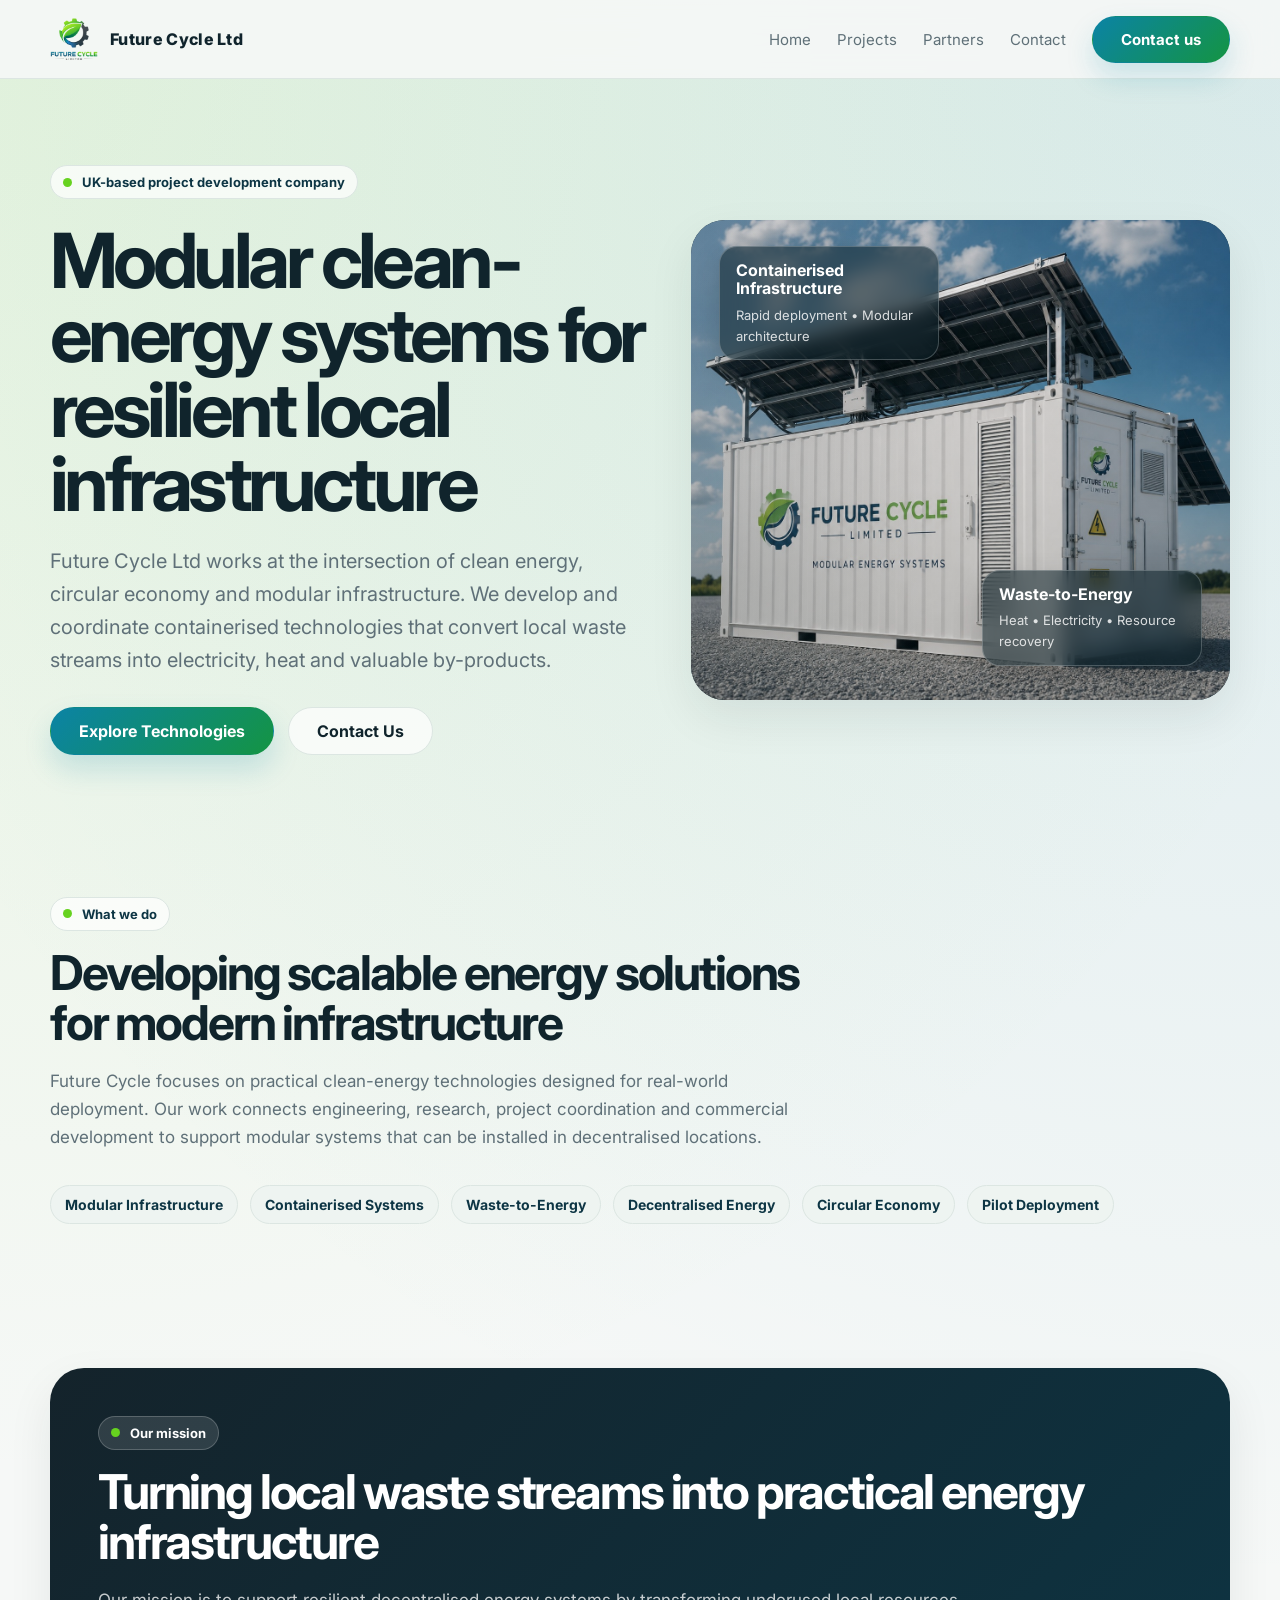
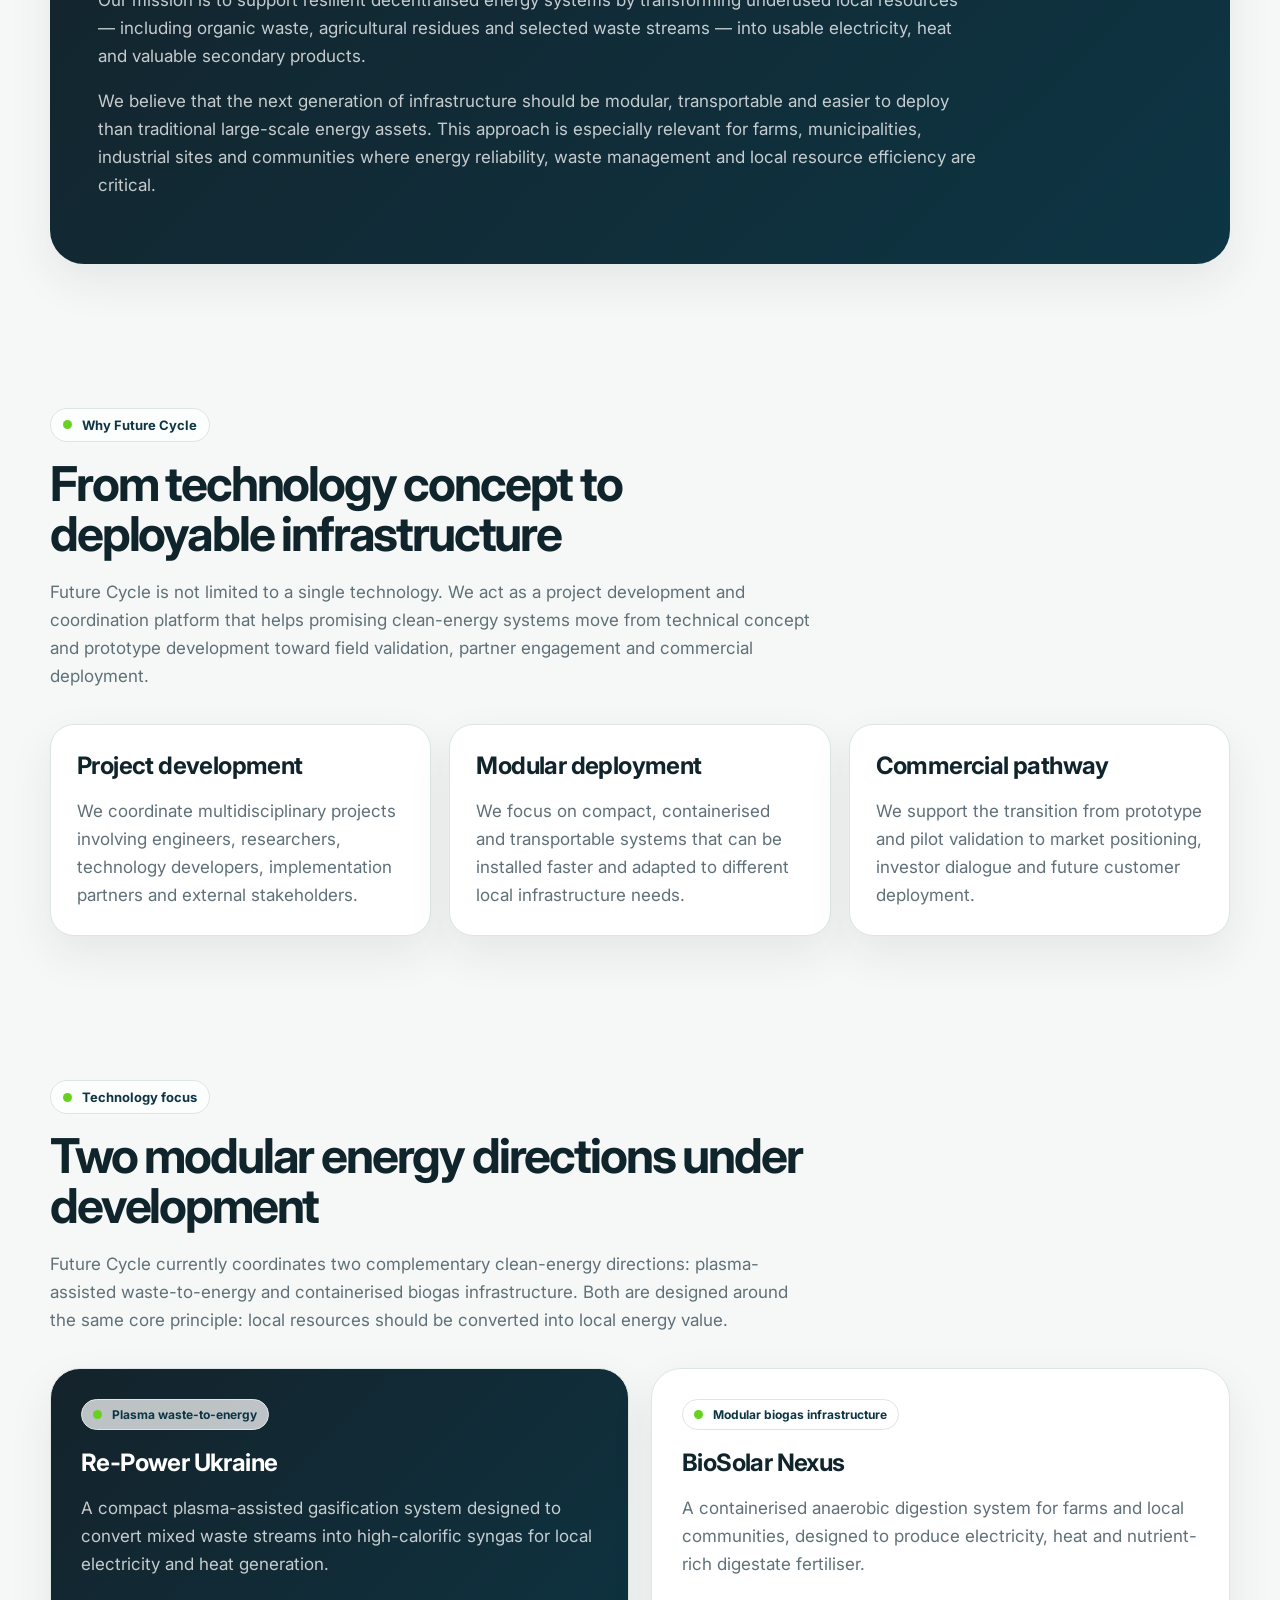
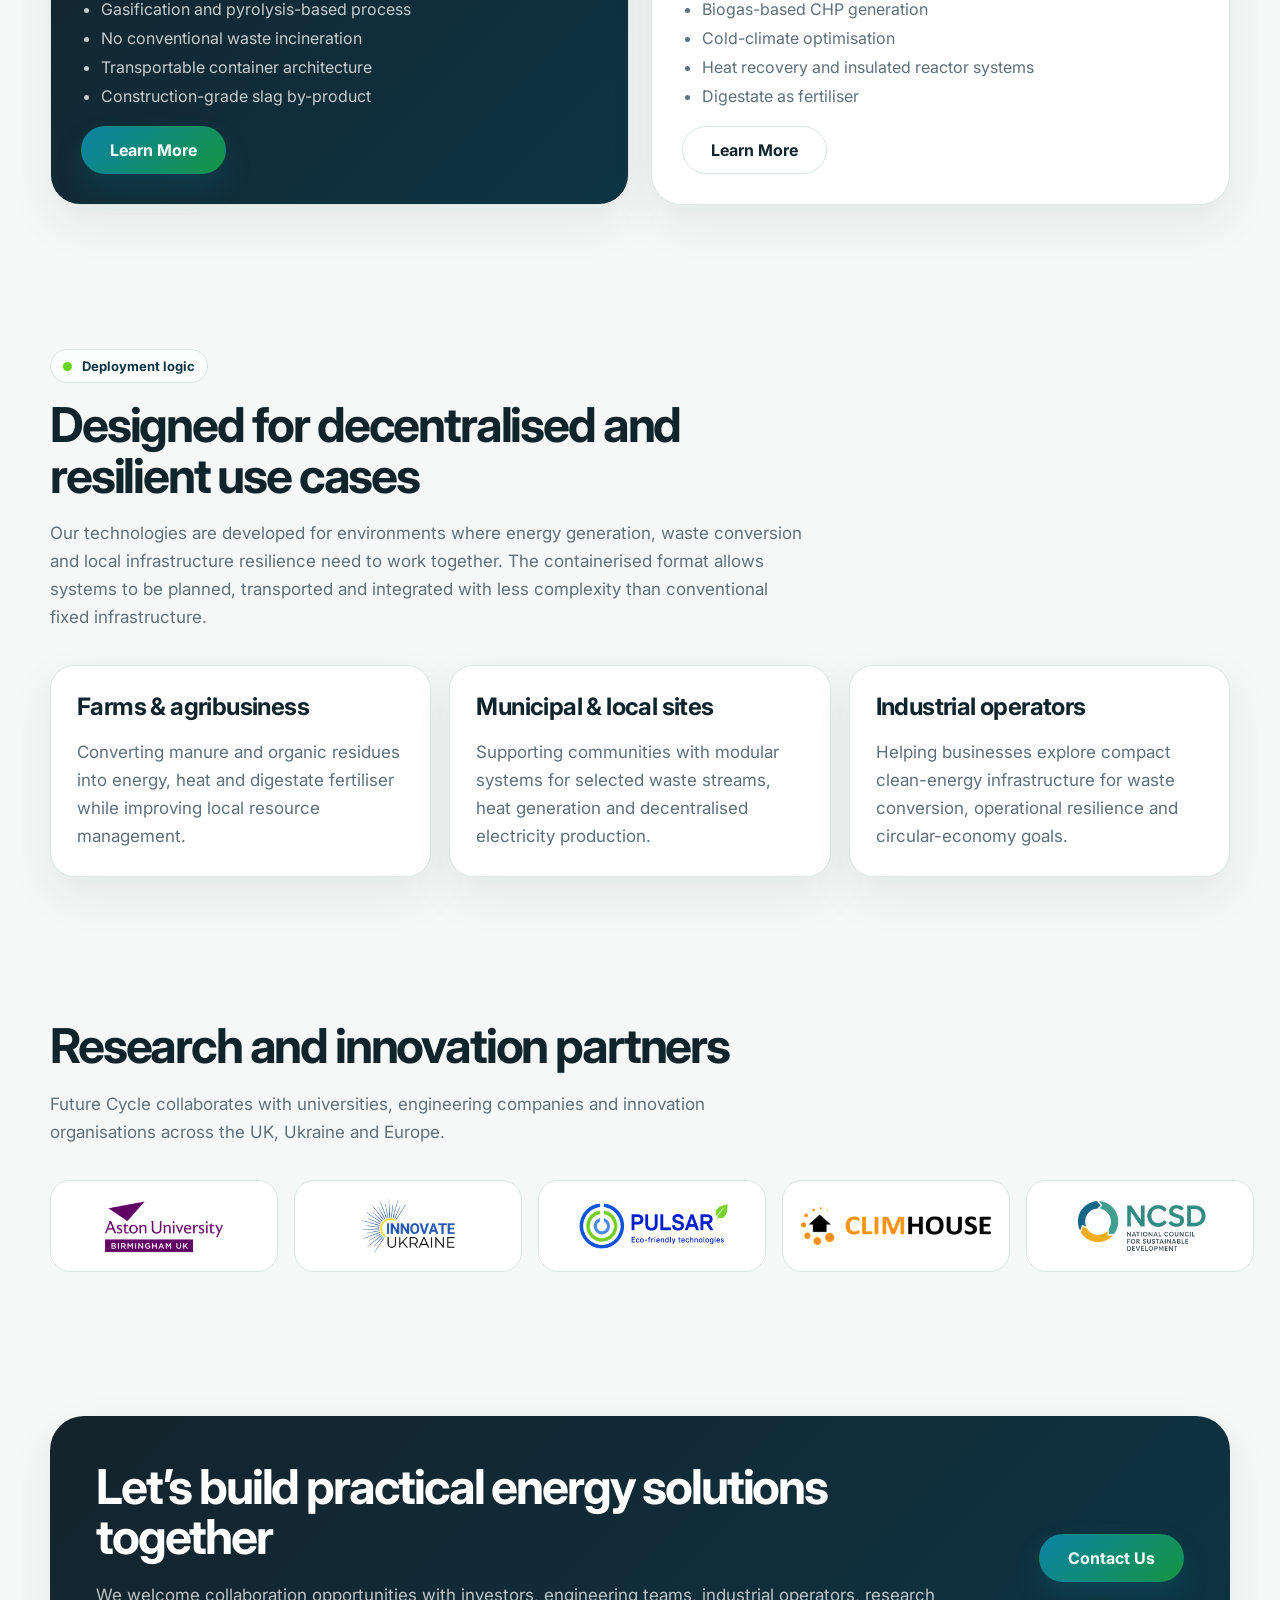
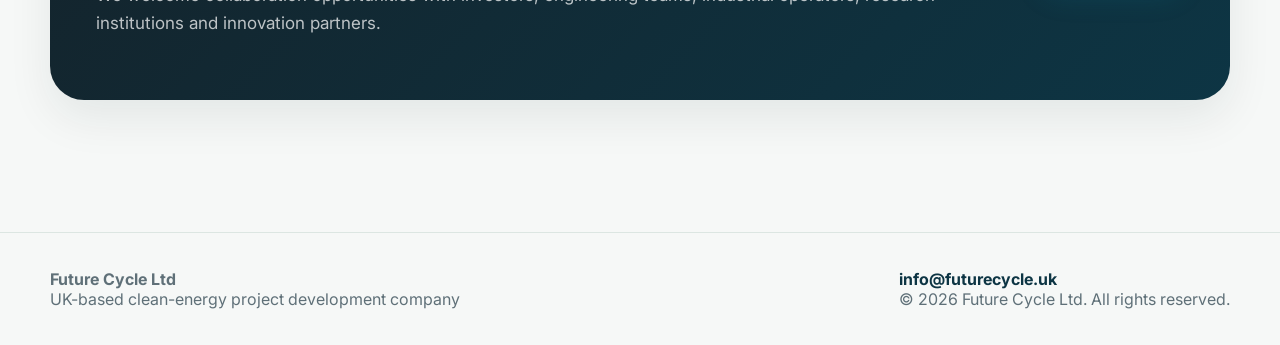
<file: index.html>
<!DOCTYPE html>
<html lang="en">
<head>
  <meta charset="UTF-8">
  <meta name="viewport" content="width=device-width, initial-scale=1.0">
  <title>Future Cycle Ltd | Modular clean-energy systems</title>
  <meta name="description" content="Future Cycle Ltd develops modular clean-energy systems for resilient local infrastructure.">
  <link rel="preconnect" href="https://fonts.googleapis.com">
  <link rel="preconnect" href="https://fonts.gstatic.com" crossorigin>
  <link href="https://fonts.googleapis.com/css2?family=Inter:wght@400;600;700;800&display=swap" rel="stylesheet">
  <link rel="stylesheet" href="style.css">
</head>

<body>
  <header class="header">
    <div class="container nav">
      <a class="brand" href="index.html">
        <img src="assets/future-cycle-logo.png" alt="Future Cycle Ltd logo">
        <span>Future Cycle Ltd</span>
      </a>

      <nav class="nav-links">
        <a href="index.html">Home</a>
        <a href="projects.html">Projects</a>
        <a href="partners.html">Partners</a>
        <a href="contact.html">Contact</a>
        <a class="btn btn-primary" href="mailto:info@futurecycle.uk">Contact us</a>
      </nav>
    </div>
  </header>

  <main>
    <section class="hero">
      <div class="container hero-grid">
        <div>
          <span class="kicker">UK-based project development company</span>

          <h1>Modular clean-energy systems for resilient local infrastructure</h1>

          <p class="lead">
            Future Cycle Ltd works at the intersection of clean energy, circular economy and modular infrastructure.
            We develop and coordinate containerised technologies that convert local waste streams into electricity,
            heat and valuable by-products.
          </p>

          <div class="hero-actions">
            <a class="btn btn-primary" href="projects.html">Explore Technologies</a>
            <a class="btn btn-secondary" href="contact.html">Contact Us</a>
          </div>
        </div>

        <div class="hero-card">
          <img class="hero-render" src="assets/container-render.jpg" alt="Modular Future Cycle energy container">

          <div class="floating-card top-card">
            <strong>Containerised Infrastructure</strong>
            <span>Rapid deployment • Modular architecture</span>
          </div>

          <div class="floating-card bottom-card">
            <strong>Waste-to-Energy</strong>
            <span>Heat • Electricity • Resource recovery</span>
          </div>
        </div>
      </div>
    </section>

    <section class="section">
      <div class="container">
        <div class="section-head">
          <span class="kicker">What we do</span>
          <p></p>
          <h2>Developing scalable energy solutions for modern infrastructure</h2>
          <p>
            Future Cycle focuses on practical clean-energy technologies designed for real-world deployment.
            Our work connects engineering, research, project coordination and commercial development to support
            modular systems that can be installed in decentralised locations.
          </p>
        </div>

        <div class="tag-grid">
          <span class="tag">Modular Infrastructure</span>
          <span class="tag">Containerised Systems</span>
          <span class="tag">Waste-to-Energy</span>
          <span class="tag">Decentralised Energy</span>
          <span class="tag">Circular Economy</span>
          <span class="tag">Pilot Deployment</span>
        </div>
      </div>
    </section>

    <section class="section">
      <div class="container mission-block">
        <span class="kicker">Our mission</span>
        <p></p>
        <h2>Turning local waste streams into practical energy infrastructure</h2>
        <p>
          Our mission is to support resilient decentralised energy systems by transforming underused local
          resources — including organic waste, agricultural residues and selected waste streams — into usable
          electricity, heat and valuable secondary products.
        </p>
        <p>
          We believe that the next generation of infrastructure should be modular, transportable and easier to
          deploy than traditional large-scale energy assets. This approach is especially relevant for farms,
          municipalities, industrial sites and communities where energy reliability, waste management and local
          resource efficiency are critical.
        </p>
      </div>
    </section>

    <section class="section">
      <div class="container">
        <div class="section-head">
          <span class="kicker">Why Future Cycle</span>
          <p></p>
          <h2>From technology concept to deployable infrastructure</h2>
          <p>
            Future Cycle is not limited to a single technology. We act as a project development and coordination
            platform that helps promising clean-energy systems move from technical concept and prototype development
            toward field validation, partner engagement and commercial deployment.
          </p>
        </div>

        <div class="card-grid">
          <div class="card">
            <h3>Project development</h3>
            <p>
              We coordinate multidisciplinary projects involving engineers, researchers, technology developers,
              implementation partners and external stakeholders.
            </p>
          </div>

          <div class="card">
            <h3>Modular deployment</h3>
            <p>
              We focus on compact, containerised and transportable systems that can be installed faster and adapted
              to different local infrastructure needs.
            </p>
          </div>

          <div class="card">
            <h3>Commercial pathway</h3>
            <p>
              We support the transition from prototype and pilot validation to market positioning, investor dialogue
              and future customer deployment.
            </p>
          </div>
        </div>
      </div>
    </section>

    <section class="section">
      <div class="container">
        <div class="section-head">
          <span class="kicker">Technology focus</span>
          <p></p>
          <h2>Two modular energy directions under development</h2>
          <p>
            Future Cycle currently coordinates two complementary clean-energy directions: plasma-assisted
            waste-to-energy and containerised biogas infrastructure. Both are designed around the same core principle:
            local resources should be converted into local energy value.
          </p>
        </div>

        <div class="project-grid">
          <article class="project-card dark">
            <span class="kicker">Plasma waste-to-energy</span>
            <h3>Re-Power Ukraine</h3>
            <p>
              A compact plasma-assisted gasification system designed to convert mixed waste streams into
              high-calorific syngas for local electricity and heat generation.
            </p>
            <ul>
              <li>Gasification and pyrolysis-based process</li>
              <li>No conventional waste incineration</li>
              <li>Transportable container architecture</li>
              <li>Construction-grade slag by-product</li>
            </ul>
            <a class="btn btn-primary" href="projects.html#plasma">Learn More</a>
          </article>

          <article class="project-card">
            <span class="kicker">Modular biogas infrastructure</span>
            <h3>BioSolar Nexus</h3>
            <p>
              A containerised anaerobic digestion system for farms and local communities, designed to produce
              electricity, heat and nutrient-rich digestate fertiliser.
            </p>
            <ul>
              <li>Biogas-based CHP generation</li>
              <li>Cold-climate optimisation</li>
              <li>Heat recovery and insulated reactor systems</li>
              <li>Digestate as fertiliser</li>
            </ul>
            <a class="btn btn-secondary" href="projects.html#biosolar">Learn More</a>
          </article>
        </div>
      </div>
    </section>

    <section class="section">
      <div class="container">
        <div class="section-head">
          <span class="kicker">Deployment logic</span>
          <p></p>
          <h2>Designed for decentralised and resilient use cases</h2>
          <p>
            Our technologies are developed for environments where energy generation, waste conversion and local
            infrastructure resilience need to work together. The containerised format allows systems to be planned,
            transported and integrated with less complexity than conventional fixed infrastructure.
          </p>
        </div>

        <div class="card-grid">
          <div class="card">
            <h3>Farms & agribusiness</h3>
            <p>
              Converting manure and organic residues into energy, heat and digestate fertiliser while improving
              local resource management.
            </p>
          </div>

          <div class="card">
            <h3>Municipal & local sites</h3>
            <p>
              Supporting communities with modular systems for selected waste streams, heat generation and
              decentralised electricity production.
            </p>
          </div>

          <div class="card">
            <h3>Industrial operators</h3>
            <p>
              Helping businesses explore compact clean-energy infrastructure for waste conversion, operational
              resilience and circular-economy goals.
            </p>
          </div>
        </div>
      </div>
    </section>

    <section class="section">
      <div class="container">
        <div class="section-head">
          <h2>Research and innovation partners</h2>
          <p>
            Future Cycle collaborates with universities, engineering companies and innovation organisations across
            the UK, Ukraine and Europe.
          </p>
        </div>

        <div class="logo-grid">
          <div class="logo-box">
            <img src="assets/aston.png" alt="Aston University">
          </div>

          <div class="logo-box">
            <img src="assets/innovateukraine.png" alt="Innovate Ukraine">
          </div>

          <div class="logo-box">
            <img src="assets/pulsar.png" alt="Pulsar">
          </div>

          <div class="logo-box">
            <img src="assets/climhouse.png" alt="Climhouse">
          </div>

          <div class="logo-box">
            <img src="assets/ncsd.png" alt="NCSD">
          </div>
        </div>
      </div>
    </section>

    <section class="section">
      <div class="container cta">
        <div>
          <h2>Let’s build practical energy solutions together</h2>
          <p>
            We welcome collaboration opportunities with investors, engineering teams, industrial operators,
            research institutions and innovation partners.
          </p>
        </div>

        <a class="btn btn-primary" href="mailto:info@futurecycle.uk">Contact Us</a>
      </div>
    </section>
  </main>

  <footer class="footer">
    <div class="container footer-inner">
      <div>
        <strong>Future Cycle Ltd</strong><br>
        UK-based clean-energy project development company
      </div>

      <div>
        <a href="mailto:info@futurecycle.uk">info@futurecycle.uk</a><br>
        <span>© 2026 Future Cycle Ltd. All rights reserved.</span>
      </div>
    </div>
  </footer>
</body>
</html>
</file>
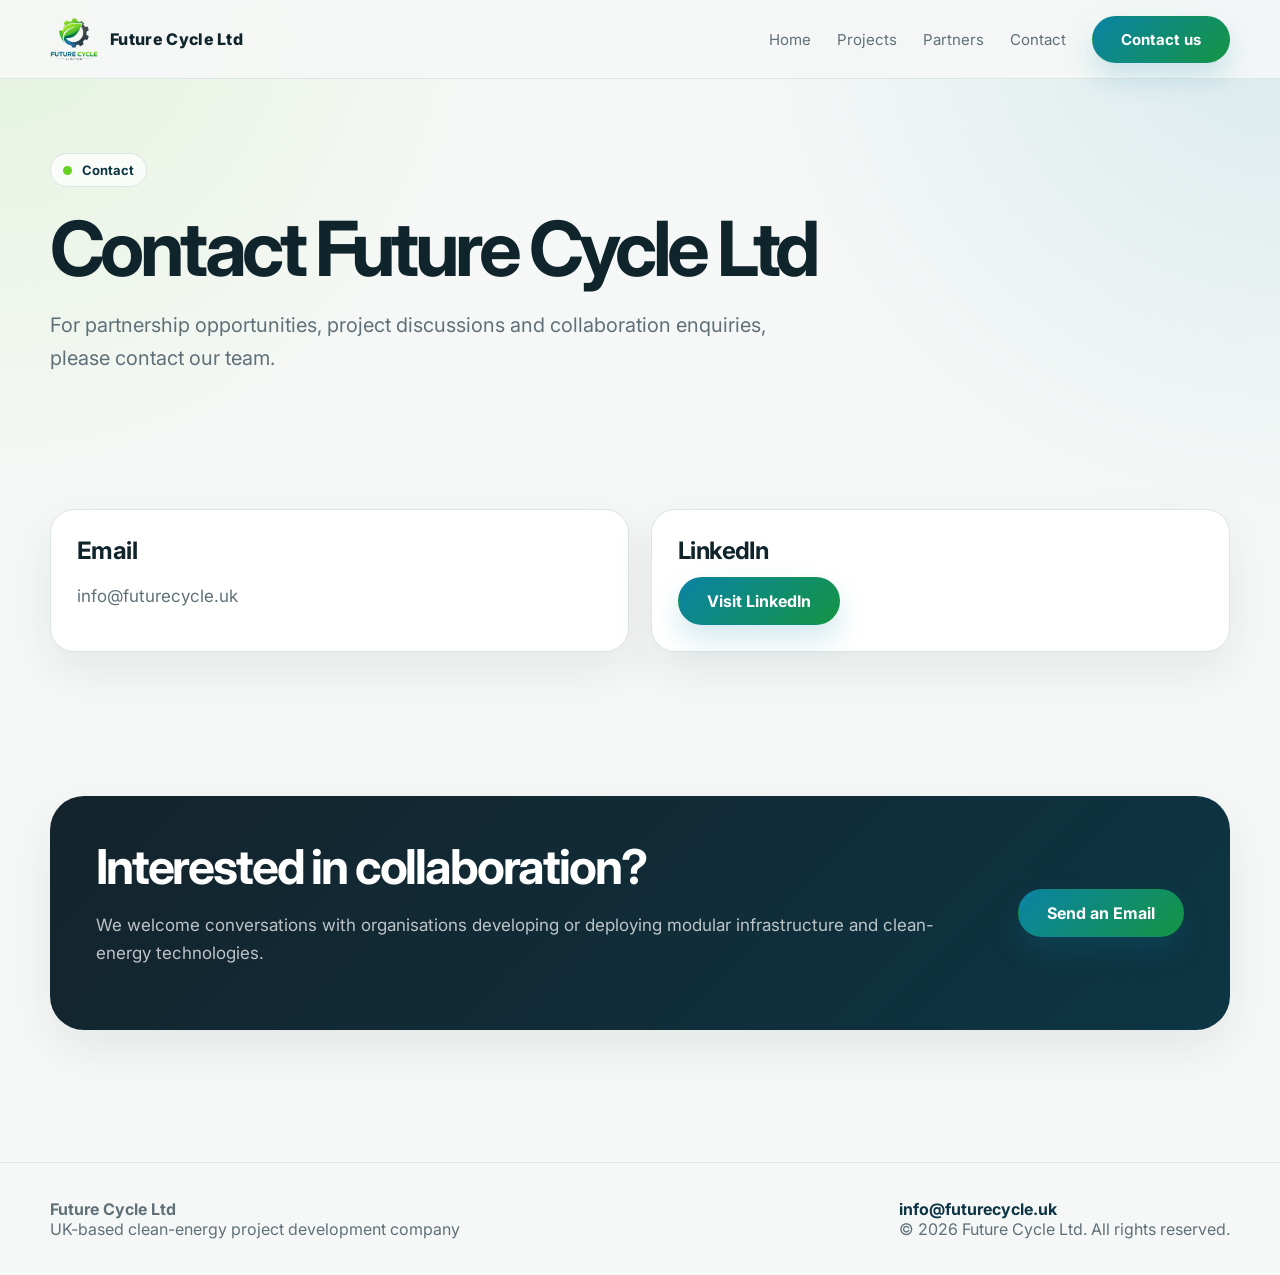
<file: contact.html>
<!DOCTYPE html>
<html lang="en">
<head>
  <meta charset="UTF-8">
  <meta name="viewport" content="width=device-width, initial-scale=1.0">
  <title>Contact | Future Cycle Ltd</title>
  <meta name="description" content="Contact Future Cycle Ltd for partnerships and collaboration.">
  <link rel="preconnect" href="https://fonts.googleapis.com">
  <link rel="preconnect" href="https://fonts.gstatic.com" crossorigin>
  <link href="https://fonts.googleapis.com/css2?family=Inter:wght@400;600;700;800&display=swap" rel="stylesheet">
  <link rel="stylesheet" href="style.css">
</head>
<body>
<header class="header">
  <div class="container nav">
    <a class="brand" href="index.html">
      <img src="assets/future-cycle-logo.png" alt="Future Cycle Ltd logo">
      <span>Future Cycle Ltd</span>
    </a>
    <nav class="nav-links">
      <a href="index.html">Home</a>
      <a href="projects.html">Projects</a>
      <a href="partners.html">Partners</a>
      <a href="contact.html">Contact</a>
      <a class="btn btn-primary" href="mailto:info@futurecycle.uk">Contact us</a>
    </nav>
  </div>
</header>
<main>
  <section class="page-hero">
    <div class="container">
      <span class="kicker">Contact</span>
      <h1>Contact Future Cycle Ltd</h1>
      <p class="lead">For partnership opportunities, project discussions and collaboration enquiries, please contact our team.</p>
    </div>
  </section>

  <section class="section">
    <div class="container project-grid">
      <div class="card">
        <h3>Email</h3>
        <p><a href="mailto:info@futurecycle.uk">info@futurecycle.uk</a></p>
      </div>
      <div class="card">
  <h3>LinkedIn</h3>
  <a
    class="btn btn-primary"
    href="https://www.linkedin.com/company/future-cycle-limited/"
    target="_blank"
  >
    Visit LinkedIn
  </a>
</div>
    </div>
  </section>

  <section class="section">
    <div class="container cta">
      <div>
        <h2>Interested in collaboration?</h2>
        <p>We welcome conversations with organisations developing or deploying modular infrastructure and clean-energy technologies.</p>
      </div>
      <a class="btn btn-primary" href="mailto:info@futurecycle.uk">Send an Email</a>
    </div>
  </section>
</main>
<footer class="footer">
  <div class="container footer-inner">
    <div>
      <strong>Future Cycle Ltd</strong><br>
      UK-based clean-energy project development company
    </div>
    <div>
      <a href="mailto:info@futurecycle.uk">info@futurecycle.uk</a><br>
      <span>© 2026 Future Cycle Ltd. All rights reserved.</span>
    </div>
  </div>
</footer>
</body>
</html>
</file>
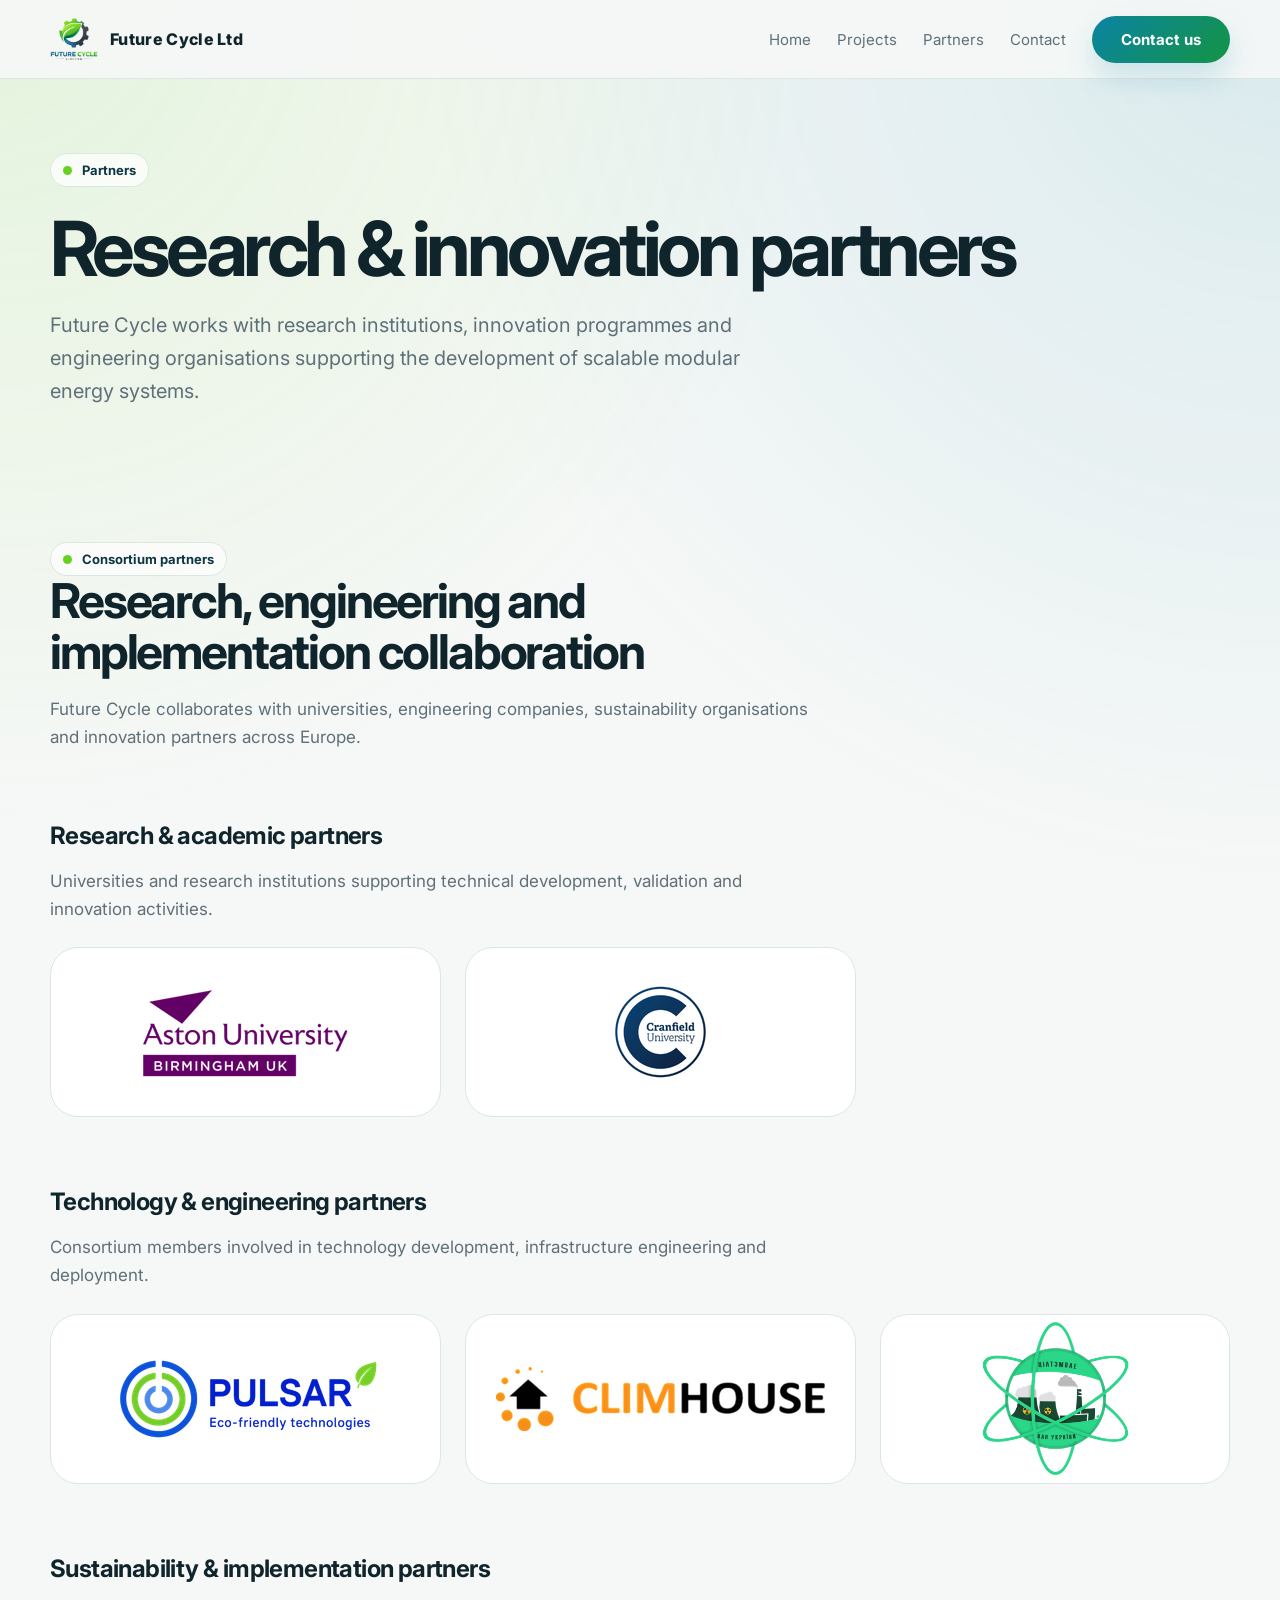
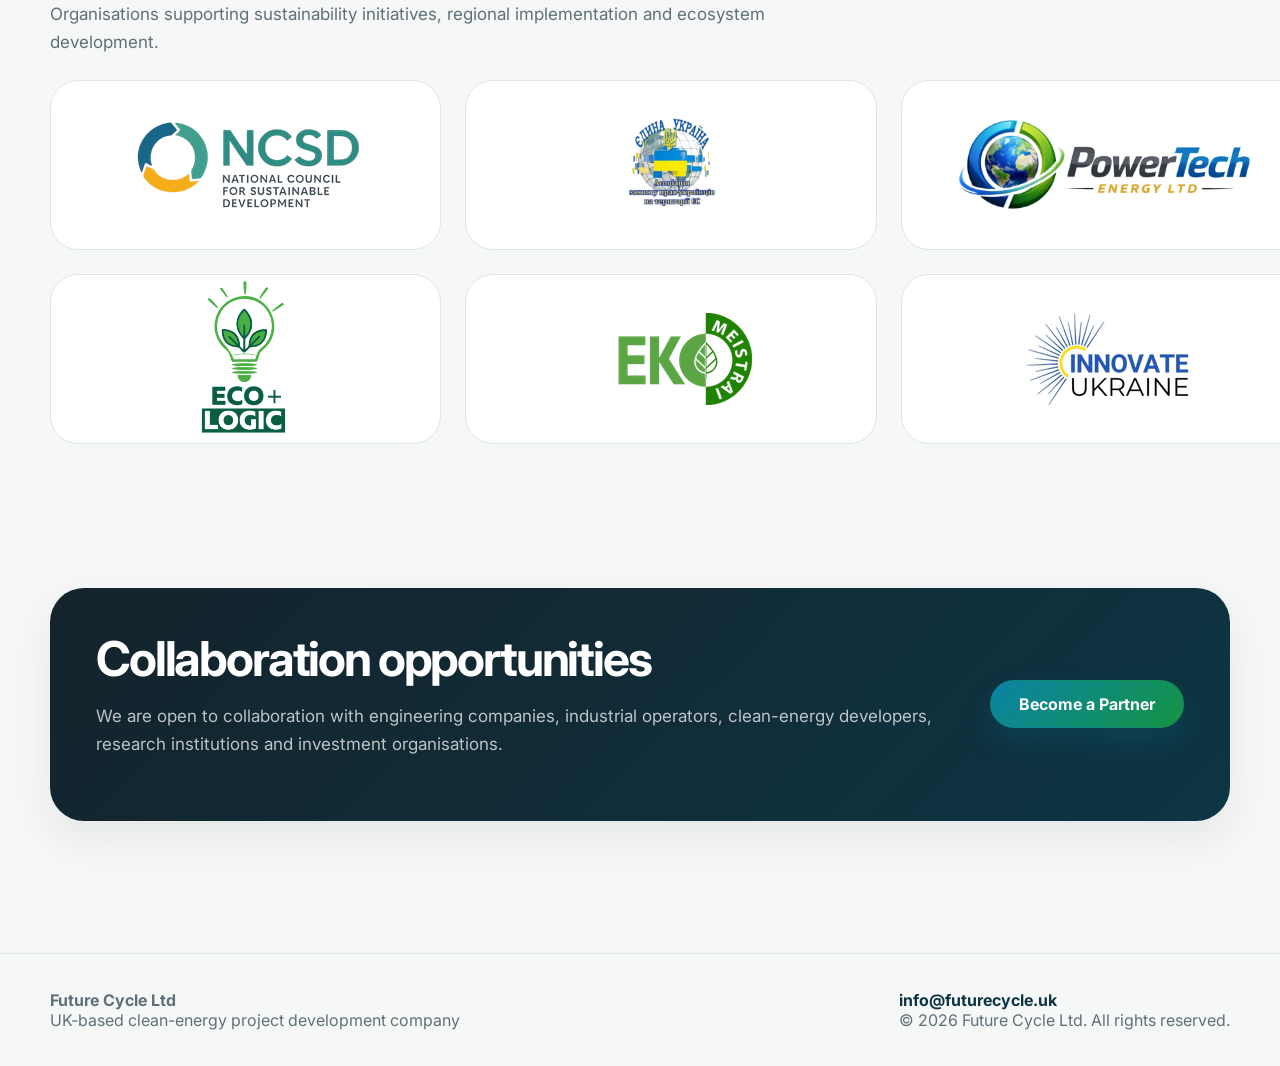
<file: partners.html>
<!DOCTYPE html>
<html lang="en">
<head>
  <meta charset="UTF-8">
  <meta name="viewport" content="width=device-width, initial-scale=1.0">
  <title>Partners | Future Cycle Ltd</title>
  <meta name="description" content="Research and innovation partners of Future Cycle Ltd.">
  <link rel="preconnect" href="https://fonts.googleapis.com">
  <link rel="preconnect" href="https://fonts.gstatic.com" crossorigin>
  <link href="https://fonts.googleapis.com/css2?family=Inter:wght@400;600;700;800&display=swap" rel="stylesheet">
  <link rel="stylesheet" href="style.css">
</head>
<body>
<header class="header">
  <div class="container nav">
    <a class="brand" href="index.html">
      <img src="assets/future-cycle-logo.png" alt="Future Cycle Ltd logo">
      <span>Future Cycle Ltd</span>
    </a>
    <nav class="nav-links">
      <a href="index.html">Home</a>
      <a href="projects.html">Projects</a>
      <a href="partners.html">Partners</a>
      <a href="contact.html">Contact</a>
      <a class="btn btn-primary" href="mailto:info@futurecycle.uk">Contact us</a>
    </nav>
  </div>
</header>
<main>
  <section class="page-hero">
    <div class="container">
      <span class="kicker">Partners</span>
      <h1>Research & innovation partners</h1>
      <p class="lead">Future Cycle works with research institutions, innovation programmes and engineering organisations supporting the development of scalable modular energy systems.</p>
    </div>
  </section>

  <section class="section">
  <div class="container">

    <div class="section-head">
      <span class="kicker">Consortium partners</span>
      <h2>Research, engineering and implementation collaboration</h2>
      <p>
        Future Cycle collaborates with universities, engineering companies,
        sustainability organisations and innovation partners across Europe.
      </p>
    </div>

    <!-- RESEARCH -->
    <div class="partner-category">
      <div class="partner-category-head">
        <h3>Research & academic partners</h3>
        <p>
          Universities and research institutions supporting technical development,
          validation and innovation activities.
        </p>
      </div>

      <div class="partner-logos-grid">
        <div class="partner-tile">
          <img src="assets/aston.png" alt="Aston University">
        </div>

        <div class="partner-tile">
          <img src="assets/cranfield.png" alt="Cranfield University">
        </div>
      </div>
    </div>

    <!-- ENGINEERING -->
    <div class="partner-category">
      <div class="partner-category-head">
        <h3>Technology & engineering partners</h3>
        <p>
          Consortium members involved in technology development,
          infrastructure engineering and deployment.
        </p>
      </div>

      <div class="partner-logos-grid">
        <div class="partner-tile">
          <img src="assets/pulsar.png" alt="Pulsar">
        </div>

        <div class="partner-tile">
          <img src="assets/climhouse.png" alt="Climhouse">
        </div>

        <div class="partner-tile">
          <img src="assets/centr.png" alt="CENTR">
        </div>
      </div>
    </div>

    <!-- SUSTAINABILITY -->
    <div class="partner-category">
      <div class="partner-category-head">
        <h3>Sustainability & implementation partners</h3>
        <p>
          Organisations supporting sustainability initiatives,
          regional implementation and ecosystem development.
        </p>
      </div>

      <div class="partner-logos-grid">
        <div class="partner-tile">
          <img src="assets/ncsd.png" alt="NCSD">
        </div>

        <div class="partner-tile">
          <img src="assets/jedyna-ua.png" alt="NCSD">
        </div>

        <div class="partner-tile">
          <img src="assets/powertech.png" alt="NCSD">
        </div>

        <div class="partner-tile">
          <img src="assets/ecologic.png" alt="Eco+Logic">
        </div>

        <div class="partner-tile">
          <img src="assets/ekomeistrai.png" alt="Ekomeistrai">
        </div>

        <div class="partner-tile">
          <img src="assets/innovateukraine.png" alt="Innovate Ukraine">
        </div>
      </div>
    </div>

  </div>
</section>

  <section class="section">
    <div class="container cta">
      <div>
        <h2>Collaboration opportunities</h2>
        <p>We are open to collaboration with engineering companies, industrial operators, clean-energy developers, research institutions and investment organisations.</p>
      </div>
      <a class="btn btn-primary" href="mailto:info@futurecycle.uk">Become a Partner</a>
    </div>
  </section>
</main>
<footer class="footer">
  <div class="container footer-inner">
    <div>
      <strong>Future Cycle Ltd</strong><br>
      UK-based clean-energy project development company
    </div>
    <div>
      <a href="mailto:info@futurecycle.uk">info@futurecycle.uk</a><br>
      <span>© 2026 Future Cycle Ltd. All rights reserved.</span>
    </div>
  </div>
</footer>
</body>
</html>
</file>
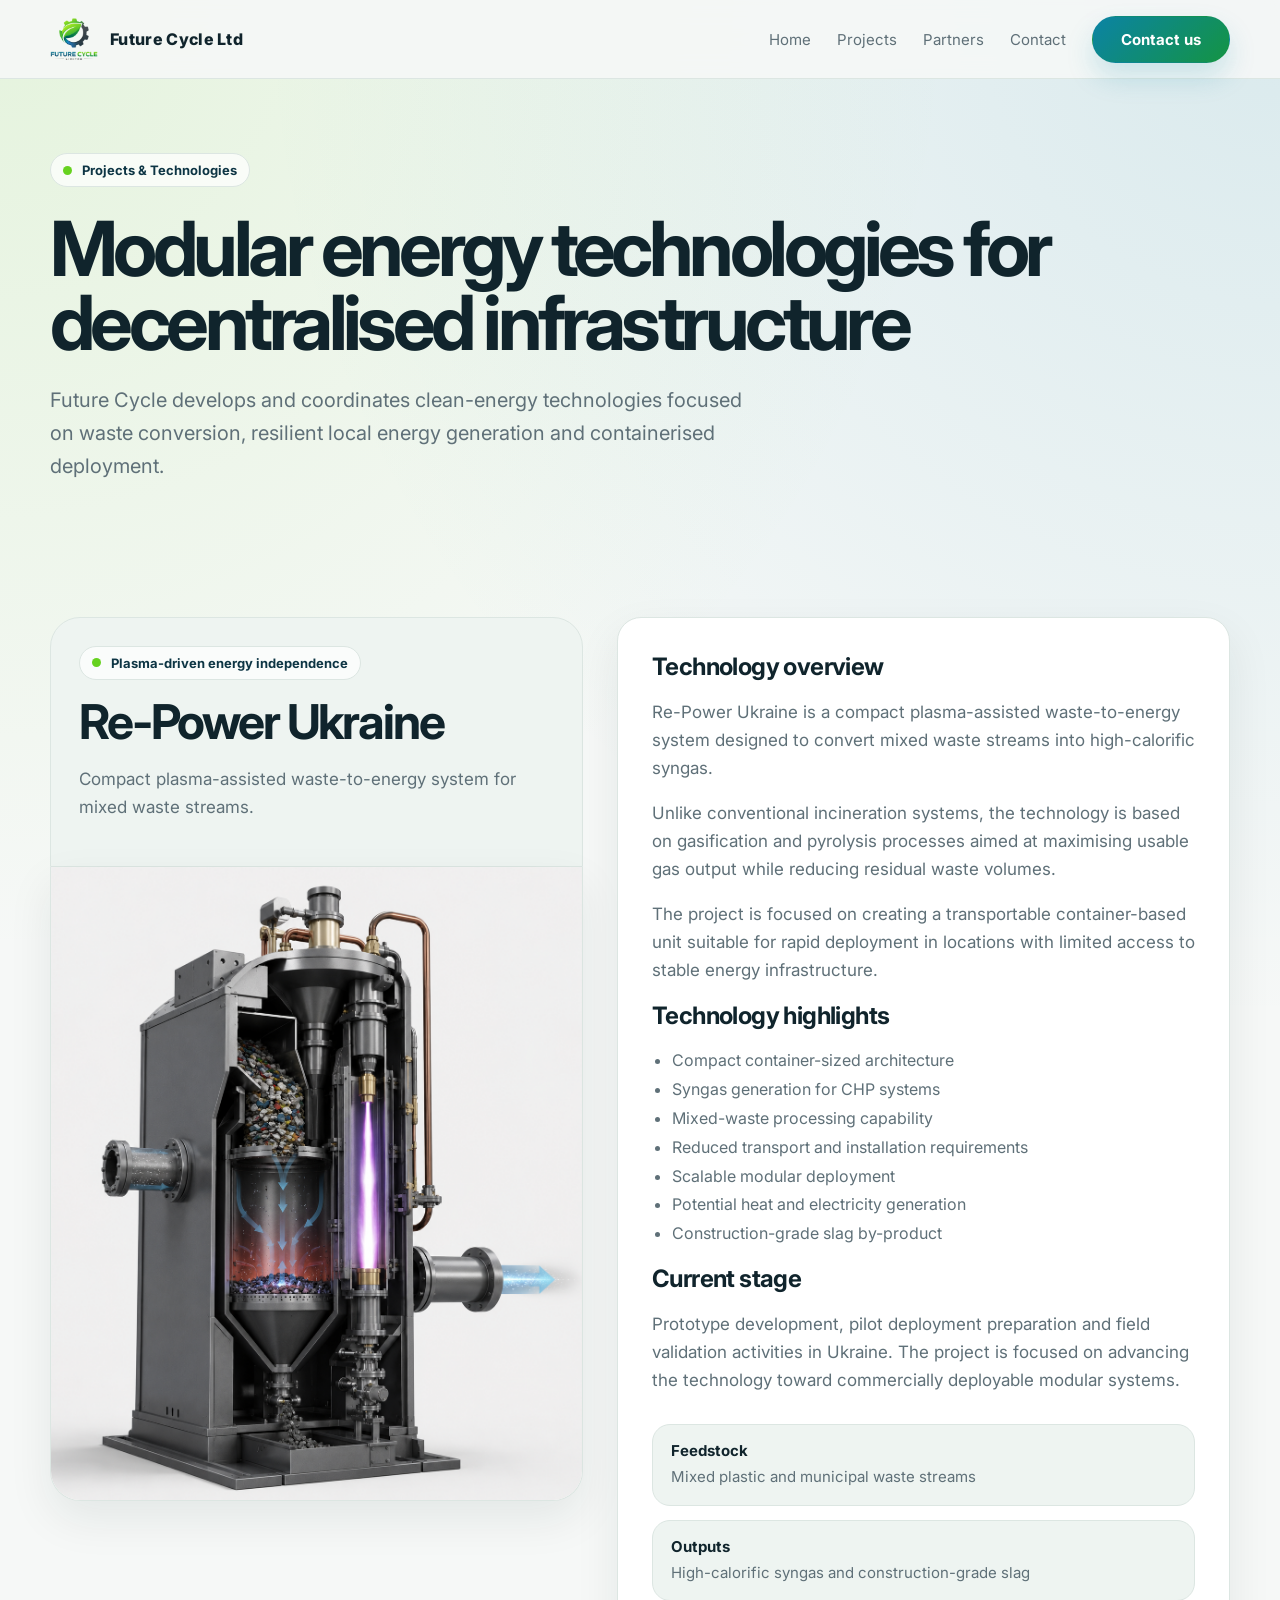
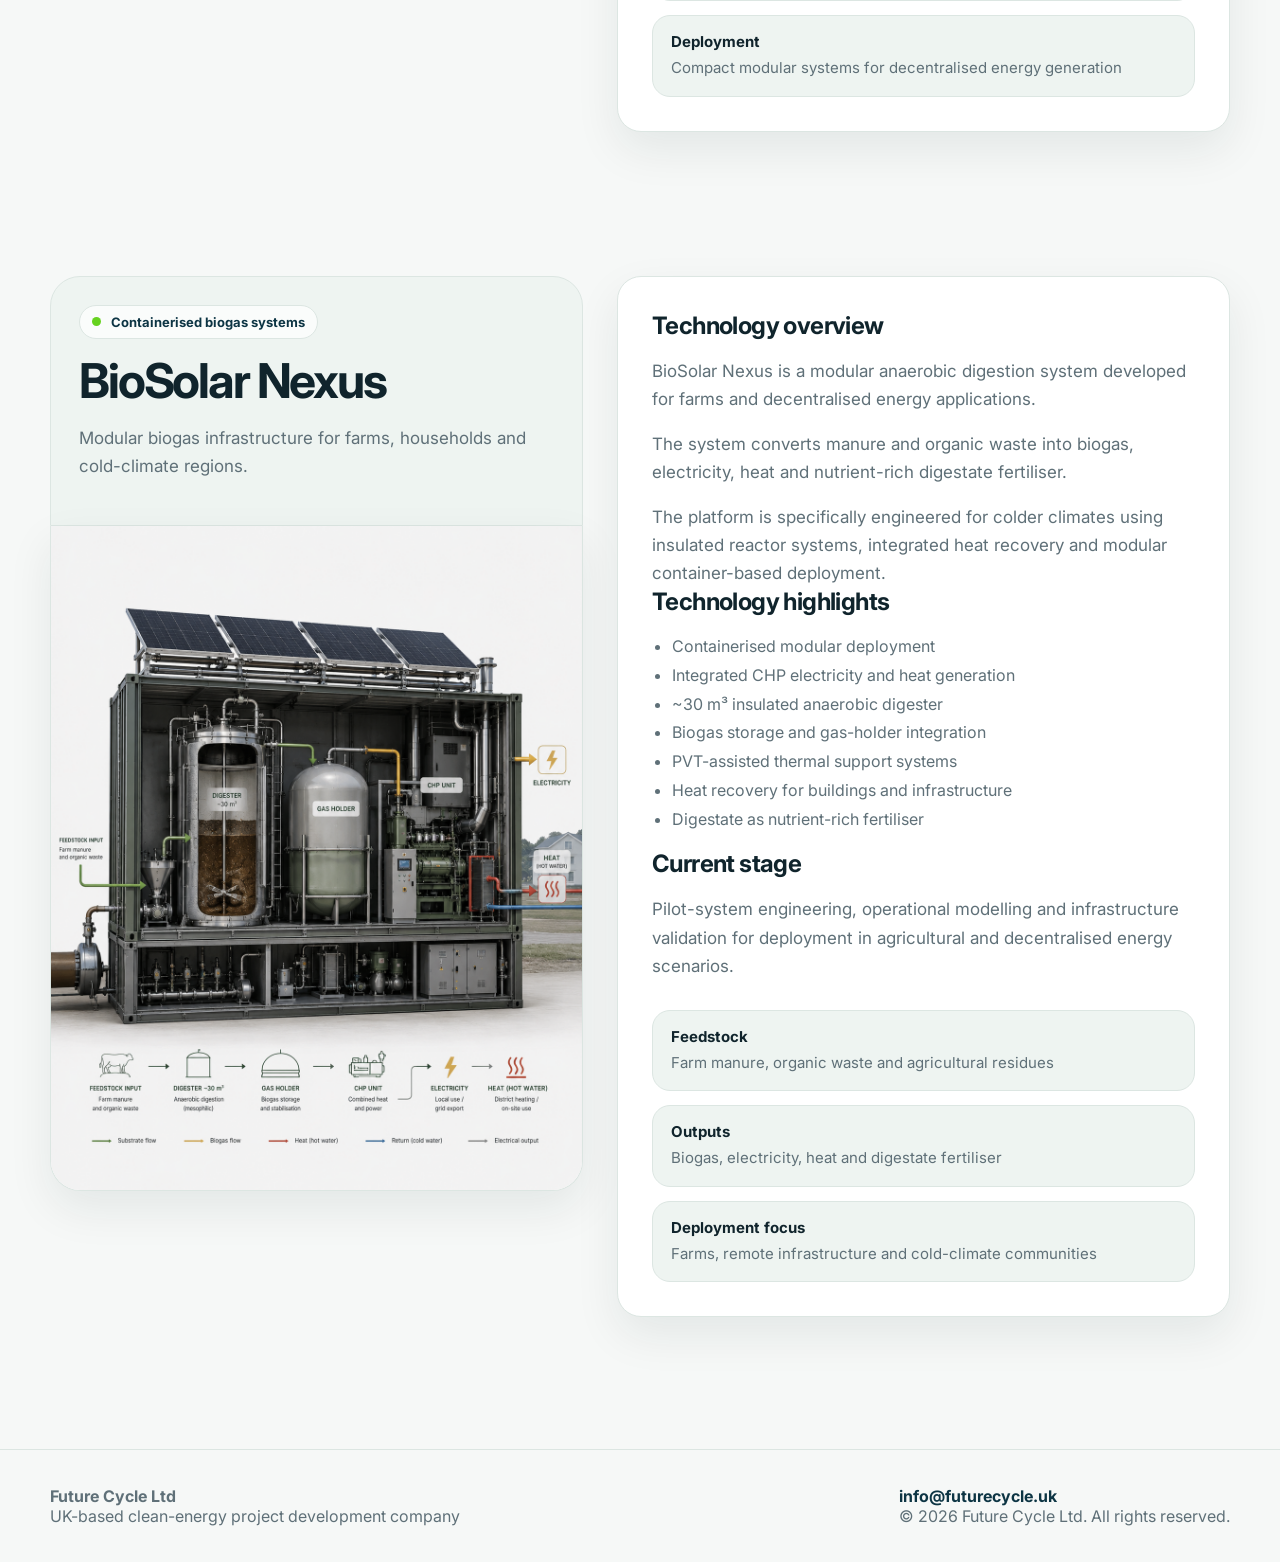
<file: projects.html>
<!DOCTYPE html>
<html lang="en">
<head>
  <meta charset="UTF-8">
  <meta name="viewport" content="width=device-width, initial-scale=1.0">
  <title>Projects | Future Cycle Ltd</title>
  <meta name="description" content="Explore Future Cycle Ltd modular clean-energy technologies: Re-Power Ukraine and BioSolar Nexus.">
  <link rel="preconnect" href="https://fonts.googleapis.com">
  <link rel="preconnect" href="https://fonts.gstatic.com" crossorigin>
  <link href="https://fonts.googleapis.com/css2?family=Inter:wght@400;600;700;800&display=swap" rel="stylesheet">
  <link rel="stylesheet" href="style.css">
</head>
<body>
<header class="header">
  <div class="container nav">
    <a class="brand" href="index.html">
      <img src="assets/future-cycle-logo.png" alt="Future Cycle Ltd logo">
      <span>Future Cycle Ltd</span>
    </a>
    <nav class="nav-links">
      <a href="index.html">Home</a>
      <a href="projects.html">Projects</a>
      <a href="partners.html">Partners</a>
      <a href="contact.html">Contact</a>
      <a class="btn btn-primary" href="mailto:info@futurecycle.uk">Contact us</a>
    </nav>
  </div>
</header>
<main>
  <section class="page-hero">
    <div class="container">
      <span class="kicker">Projects & Technologies</span>
      <h1>Modular energy technologies for decentralised infrastructure</h1>
      <p class="lead">Future Cycle develops and coordinates clean-energy technologies focused on waste conversion, resilient local energy generation and containerised deployment.</p>
    </div>
  </section>

  <section class="section project-detail" id="plasma">
  <div class="container split">

    <div>
      <div class="info-panel project-header-panel">
        <span class="kicker">Plasma-driven energy independence</span>
        <p></p>
        <h2>Re-Power Ukraine</h2>
        <p>Compact plasma-assisted waste-to-energy system for mixed waste streams.</p>
      </div>

      <div class="project-visual-card project-visual-under-title">
        <img src="assets/plazma-gasifier.png" alt="Plasma gasifier reactor render">
      </div>
    </div>

    <div class="card project-text-card">
      <h3>Technology overview</h3>

      <p>
        Re-Power Ukraine is a compact plasma-assisted waste-to-energy system designed to convert mixed waste streams into high-calorific syngas.
      </p>

      <p>
        Unlike conventional incineration systems, the technology is based on gasification and pyrolysis processes aimed at maximising usable gas output while reducing residual waste volumes.
      </p>

      <p>
        The project is focused on creating a transportable container-based unit suitable for rapid deployment in locations with limited access to stable energy infrastructure.
      <p></p>
      </p>

      <h3>Technology highlights</h3>

      <ul class="feature-list">
        <li>Compact container-sized architecture</li>
        <li>Syngas generation for CHP systems</li>
        <li>Mixed-waste processing capability</li>
        <li>Reduced transport and installation requirements</li>
        <li>Scalable modular deployment</li>
        <li>Potential heat and electricity generation</li>
        <li>Construction-grade slag by-product</li>
      </ul>

      <h3>Current stage</h3>

      <p>
        Prototype development, pilot deployment preparation and field validation activities in Ukraine. The project is focused on advancing the technology toward commercially deployable modular systems.
      </p>
      <div class="project-extra-info">

  <div class="extra-item">

    <strong>Feedstock</strong>

    <span>Mixed plastic and municipal waste streams</span>

  </div>

  <div class="extra-item">

    <strong>Outputs</strong>

    <span>High-calorific syngas and construction-grade slag</span>

  </div>

  <div class="extra-item">

    <strong>Deployment</strong>

    <span>Compact modular systems for decentralised energy generation</span>

  </div>

</div>
    </div>
    

  </div>
</section>

  <section class="section" id="biosolar">

  <div class="container split">

    <div>

      <div class="info-panel project-header-panel">
        <span class="kicker">Containerised biogas systems</span>
<p></p>
        <h2>BioSolar Nexus</h2>

        <p>
          Modular biogas infrastructure for farms,
          households and cold-climate regions.
        </p>
      </div>

      <div class="project-visual-card">
        <img src="assets/biosolar-nexus.jpg" alt="BioSolar Nexus system">
      </div>

    </div>

    <div class="card project-text-card">

      <h3>Technology overview</h3>

      <p>
        BioSolar Nexus is a modular anaerobic digestion
        system developed for farms and decentralised
        energy applications.
      </p>

      <p>
        The system converts manure and organic waste into
        biogas, electricity, heat and nutrient-rich
        digestate fertiliser.
      </p>

      <p>
        The platform is specifically engineered for
        colder climates using insulated reactor systems,
        integrated heat recovery and modular
        container-based deployment.
      </p>

      <h3>Technology highlights</h3>

      <ul class="feature-list">
        <li>Containerised modular deployment</li>
        <li>Integrated CHP electricity and heat generation</li>
        <li>~30 m³ insulated anaerobic digester</li>
        <li>Biogas storage and gas-holder integration</li>
        <li>PVT-assisted thermal support systems</li>
        <li>Heat recovery for buildings and infrastructure</li>
        <li>Digestate as nutrient-rich fertiliser</li>
      </ul>

      <h3>Current stage</h3>

      <p>
        Pilot-system engineering, operational modelling
        and infrastructure validation for deployment
        in agricultural and decentralised energy scenarios.
      </p>

      <div class="project-extra-info">

        <div class="extra-item">
          <strong>Feedstock</strong>
          <span>
            Farm manure, organic waste and agricultural residues
          </span>
        </div>

        <div class="extra-item">
          <strong>Outputs</strong>
          <span>
            Biogas, electricity, heat and digestate fertiliser
          </span>
        </div>

        <div class="extra-item">
          <strong>Deployment focus</strong>
          <span>
            Farms, remote infrastructure and cold-climate communities
          </span>
        </div>

      </div>

    </div>

  </div>

</section>
</main>
<footer class="footer">
  <div class="container footer-inner">
    <div>
      <strong>Future Cycle Ltd</strong><br>
      UK-based clean-energy project development company
    </div>
    <div>
      <a href="mailto:info@futurecycle.uk">info@futurecycle.uk</a><br>
      <span>© 2026 Future Cycle Ltd. All rights reserved.</span>
    </div>
  </div>
</footer>
</body>
</html>
</file>
<file: style.css>
/* Future Cycle Ltd website */
:root {
  --bg: #f6f8f7;
  --surface: #ffffff;
  --surface-soft: #eef4f1;
  --text: #10242c;
  --muted: #5f7078;
  --line: #dce6e2;
  --green: #66d21f;
  --green-dark: #149443;
  --blue: #0b83a5;
  --blue-dark: #0d3544;
  --dark: #14232b;
  --shadow: 0 18px 45px rgba(16, 36, 44, 0.08);
  --radius: 24px;
  --max: 1180px;
}

* {
  box-sizing: border-box;
}

html {
  scroll-behavior: smooth;
}

body {
  margin: 0;
  font-family: Inter, Arial, sans-serif;
  background:
    radial-gradient(circle at top left, rgba(102, 210, 31, 0.12), transparent 28%),
    radial-gradient(circle at top right, rgba(11, 131, 165, 0.12), transparent 30%),
    var(--bg);
  color: var(--text);
}

a {
  color: inherit;
  text-decoration: none;
}

img {
  max-width: 100%;
}

.container {
  width: min(var(--max), calc(100% - 40px));
  margin: 0 auto;
}

.header {
  position: sticky;
  top: 0;
  z-index: 20;
  background: rgba(246, 248, 247, 0.9);
  backdrop-filter: blur(14px);
  border-bottom: 1px solid var(--line);
}

.nav {
  height: 78px;
  display: flex;
  align-items: center;
  justify-content: space-between;
}

.brand {
  display: flex;
  align-items: center;
  gap: 12px;
  font-weight: 800;
  letter-spacing: 0.02em;
}

.brand img {
  width: 48px;
  height: 48px;
  object-fit: contain;
}

.nav-links {
  display: flex;
  align-items: center;
  gap: 26px;
  color: var(--muted);
  font-size: 15px;
}

.nav-links a:hover {
  color: var(--blue-dark);
}

.btn {
  display: inline-flex;
  align-items: center;
  justify-content: center;
  padding: 13px 28px;
  border-radius: 999px;
  font-weight: 700;
  border: 1px solid transparent;
  transition: 0.2s ease;
  white-space: nowrap;
}

.btn-primary {
  background: linear-gradient(135deg, var(--blue), var(--green-dark));
  color: #fff;
  box-shadow: 0 14px 28px rgba(11, 131, 165, 0.18);
}

.btn-primary:hover {
  transform: translateY(-2px);
}

.btn-secondary {
  border-color: var(--line);
  background: rgba(255,255,255,0.7);
}

.btn-secondary:hover {
  border-color: var(--blue);
}

.hero {
  padding: 86px 0 70px;
}

.hero-grid {
  display: grid;
  grid-template-columns: 1.05fr 0.95fr;
  gap: 46px;
  align-items: center;
}

.kicker {
  display: inline-flex;
  align-items: center;
  gap: 10px;
  padding: 8px 12px;
  border: 1px solid var(--line);
  border-radius: 999px;
  color: var(--blue-dark);
  background: rgba(255,255,255,0.72);
  font-weight: 700;
  font-size: 13px;
}

.kicker::before {
  content: "";
  width: 9px;
  height: 9px;
  background: var(--green);
  border-radius: 50%;
}

h1 {
  font-size: clamp(42px, 7vw, 76px);
  line-height: 0.98;
  margin: 24px 0;
  letter-spacing: -0.06em;
}

h2 {
  font-size: clamp(30px, 4vw, 48px);
  line-height: 1.05;
  margin: 0 0 18px;
  letter-spacing: -0.045em;
}

h3 {
  font-size: 24px;
  margin: 0 0 12px;
  letter-spacing: -0.025em;
}

p {
  color: var(--muted);
  font-size: 17px;
  line-height: 1.65;
}

.lead {
  font-size: 20px;
  max-width: 720px;
}

.hero-actions {
  display: flex;
  gap: 14px;
  flex-wrap: wrap;
  margin-top: 30px;
}

/* HERO IMAGE CARD */
.hero-card {
  position: relative;
  height: 480px;
  border-radius: 34px;
  overflow: hidden;
  padding: 0;
  color: #fff;
  box-shadow: var(--shadow);
  background: linear-gradient(135deg, var(--dark), var(--blue-dark));
}

.hero-render {
  width: 100%;
  height: 100%;
  object-fit: cover;
  object-position: center;
  display: block;
}

.hero-card::after {
  content: "";
  position: absolute;
  inset: 0;
  background:
    linear-gradient(to bottom, rgba(10,31,39,0.05), rgba(10,31,39,0.18)),
    linear-gradient(to right, rgba(10,31,39,0.10), transparent 45%);
  pointer-events: none;
}

.floating-card {
  position: absolute;
  width: 220px;
  backdrop-filter: blur(10px);
  background: rgba(10, 31, 39, 0.52);
  border: 1px solid rgba(255,255,255,0.22);
  border-radius: 18px;
  padding: 14px 16px;
  box-shadow: 0 12px 30px rgba(0,0,0,0.18);
  z-index: 2;
}

.floating-card strong {
  display: block;
  color: #fff;
  font-size: 16px;
  line-height: 1.15;
  margin-bottom: 6px;
}

.floating-card span {
  color: rgba(255,255,255,0.82);
  font-size: 13px;
  line-height: 1.45;
}

.top-card {
  top: 26px;
  left: 28px;
}

.bottom-card {
  bottom: 34px;
  right: 28px;
}

.section {
  padding: 72px 0;
}

.section-head {
  max-width: 760px;
  margin-bottom: 34px;
}

.card-grid {
  display: grid;
  grid-template-columns: repeat(3, 1fr);
  gap: 18px;
}

.card {
  background: var(--surface);
  border: 1px solid var(--line);
  border-radius: var(--radius);
  padding: 26px;
  box-shadow: var(--shadow);
}

.card p {
  margin-bottom: 0;
}

.tag-grid {
  display: flex;
  flex-wrap: wrap;
  gap: 12px;
  margin-top: 24px;
}

.tag {
  padding: 10px 14px;
  border-radius: 999px;
  background: var(--surface-soft);
  color: var(--blue-dark);
  border: 1px solid var(--line);
  font-weight: 700;
  font-size: 14px;
}

.project-grid {
  display: grid;
  grid-template-columns: repeat(2, 1fr);
  gap: 22px;
}

.project-card {
  background: var(--surface);
  border: 1px solid var(--line);
  border-radius: 30px;
  padding: 30px;
  box-shadow: var(--shadow);
  min-height: 100%;
}

.project-card.dark {
  background: linear-gradient(135deg, var(--dark), var(--blue-dark));
  color: #fff;
}

.project-card.dark p,
.project-card.dark li {
  color: rgba(255,255,255,0.76);
}

.project-card ul,
.feature-list {
  padding-left: 20px;
  color: var(--muted);
  line-height: 1.8;
}

.project-card .kicker {
  margin-bottom: 18px;
}

.project-card .kicker {
  font-size: 12px;
  padding: 7px 11px;
}

.logo-grid {
  display: grid;
  grid-template-columns: repeat(5, 1fr);
  gap: 16px;
}

.logo-box {
  min-height: 92px;
  display: flex;
  align-items: center;
  justify-content: center;
  text-align: center;
  padding: 18px;
  background: var(--surface);
  border: 1px solid var(--line);
  border-radius: 20px;
  font-weight: 800;
  color: var(--blue-dark);
}

.logo-box img {
  max-width: 190px;
  max-height: 72px;
  width: auto;
  height: auto;
  object-fit: contain;
  filter: none;
  opacity: 1;
  transition: 0.25s ease;
}

.logo-box img:hover {
  transform: scale(1.04);
}

.cta {
  background: linear-gradient(135deg, var(--dark), var(--blue-dark));
  color: #fff;
  border-radius: 34px;
  padding: 46px;
  display: flex;
  align-items: center;
  justify-content: space-between;
  gap: 30px;
  box-shadow: var(--shadow);
}

.cta p {
  color: rgba(255,255,255,0.72);
}

.page-hero {
  padding: 74px 0 42px;
}

.split {
  display: grid;
  grid-template-columns: 1fr 1.15fr;
  gap: 34px;
  align-items: start;
}

.info-panel {
  background: var(--surface-soft);
  border: 1px solid var(--line);
  border-radius: 26px;
  padding: 28px;
}

.footer {
  margin-top: 60px;
  padding: 36px 0;
  border-top: 1px solid var(--line);
  color: var(--muted);
}

.footer-inner {
  display: flex;
  justify-content: space-between;
  gap: 20px;
}

.footer a {
  color: var(--blue-dark);
  font-weight: 700;
}

@media (max-width: 860px) {
  .nav {
    height: auto;
    padding: 16px 0;
    align-items: flex-start;
  }

  .nav,
  .footer-inner {
    flex-direction: column;
  }

  .nav-links {
    flex-wrap: wrap;
    gap: 14px;
  }

  .hero-grid,
  .project-grid,
  .split {
    grid-template-columns: 1fr;
  }

  .card-grid,
  .logo-grid {
    grid-template-columns: 1fr;
  }

  .hero {
    padding-top: 52px;
  }

  .hero-card {
    height: 360px;
  }

  .floating-card {
    width: 200px;
  }

  .bottom-card {
    bottom: 22px;
    right: 20px;
  }

  .top-card {
    top: 22px;
    left: 20px;
  }

  .cta {
    flex-direction: column;
    align-items: flex-start;
    padding: 30px;
  }

  .project-detail-grid {
  align-items: stretch;
  margin-bottom: 24px;
}

.project-visual-card {
  background: #fff;
  border: 1px solid var(--line);
  border-radius: 0 0 30px 30px;
  padding: 0;
  box-shadow: var(--shadow);
  overflow: hidden;
}

.project-visual-card img {
  width: 100%;
  height: 520px;
  object-fit: cover;
  object-position: center top;
  display: block;
}

.project-header-panel {
  margin-bottom: 0;
  border-radius: 30px 30px 0 0;
}

.project-visual-under-title {
  margin-top: 0;
}

.project-text-card {
  height: fit-content;
  padding: 34px;
}

.project-text-card {
  max-width: 100%;
}
.project-header-panel {
  margin-bottom: 20px;
}

.project-visual-under-title {
  margin-top: 20px;
}

.project-visual-under-title img {
  width: 100%;
  border-radius: 26px;
  display: block;
}

.project-text-card {
  height: 100%;
}
}

/* FIX PROJECT VISUAL LAYOUT */
.split {
  grid-template-columns: 1fr 1.15fr;
  gap: 34px;
  align-items: start;
}

.project-header-panel {
  margin-bottom: 0 !important;
  border-radius: 30px 30px 0 0;
}

.project-visual-card {
  margin-top: 0 !important;
  background: #fff;
  border: 1px solid var(--line);
  border-top: 0;
  border-radius: 0 0 30px 30px;
  padding: 0;
  box-shadow: var(--shadow);
  overflow: hidden;
}

.project-visual-card img {
  width: 100%;
  height: auto;
  display: block;
}

.project-text-card {
  height: fit-content;
  padding: 34px;
}

.project-extra-info {
  margin-top: 30px;
  display: grid;
  gap: 14px;
}

.extra-item {
  padding: 16px 18px;
  border-radius: 18px;
  background: var(--surface-soft);
  border: 1px solid var(--line);
}

.extra-item strong {
  display: block;
  margin-bottom: 6px;
  font-size: 15px;
}

.extra-item span {
  color: var(--muted);
  font-size: 15px;
  line-height: 1.5;
}
.partner-card {
  display: flex;
  flex-direction: column;
  gap: 14px;
}

.partner-logo {
  height: 90px;
  display: flex;
  align-items: center;
  justify-content: flex-start;
  margin-bottom: 8px;
}

.partner-logo img {
  max-width: 180px;
  max-height: 70px;
  width: auto;
  height: auto;
  object-fit: contain;
}

.partner-placeholder {
  width: 72px;
  height: 72px;
  border-radius: 20px;
  background: var(--surface-soft);
  color: var(--green-dark);
  font-size: 42px;
  font-weight: 700;
  justify-content: center;
}
.partner-category {
  margin-top: 70px;
}

.partner-category:first-of-type {
  margin-top: 30px;
}

.partner-category-head {
  margin-bottom: 24px;
  max-width: 760px;
}

.partner-category-head h3 {
  margin-bottom: 10px;
}

.partner-logos-grid {
  display: grid;
  grid-template-columns: repeat(4, 1fr);
  gap: 20px;
}

.partner-tile {
  height: 130px;
  background: var(--surface);
  border: 1px solid var(--line);
  border-radius: 24px;
  display: flex;
  align-items: center;
  justify-content: center;
  padding: 24px;
  transition: 0.25s ease;
}

.partner-tile:hover {
  transform: translateY(-4px);
  box-shadow: 0 18px 40px rgba(16, 36, 44, 0.08);
}

.partner-tile img {
  max-width: 180px;
  max-height: 70px;
  width: auto;
  height: auto;
  object-fit: contain;
}

@media (max-width: 860px) {
  .partner-logos-grid {
  display: grid;
  grid-template-columns: repeat(3, 1fr);
  gap: 22px;
}

.partner-tile {
  height: 160px;
  background: var(--surface);
  border: 1px solid var(--line);
  border-radius: 28px;
  display: flex;
  align-items: center;
  justify-content: center;
  padding: 28px;
  transition: 0.25s ease;
}

.partner-tile:hover {
  transform: translateY(-4px);
  box-shadow: 0 18px 40px rgba(16, 36, 44, 0.08);
}

.partner-tile img {
  max-width: 240px;
  max-height: 135px;
  width: auto;
  height: auto;
  object-fit: contain;
}
}

/* FINAL PARTNERS LAYOUT FIX */
.partner-logos-grid {
  display: grid !important;
  grid-template-columns: repeat(3, 1fr) !important;
  gap: 24px !important;
}

.partner-tile {
  height: 170px !important;
  background: var(--surface);
  border: 1px solid var(--line);
  border-radius: 28px;
  display: flex;
  align-items: center;
  justify-content: center;
  padding: 30px;
  transition: 0.25s ease;
}

.partner-tile:hover {
  transform: translateY(-4px);
  box-shadow: 0 18px 40px rgba(16, 36, 44, 0.08);
}

.partner-tile img {
  max-width: 350px !important;
  max-height: 155px !important;
  width: auto;
  height: auto;
  object-fit: contain;
}

@media (max-width: 860px) {
  .partner-logos-grid {
    grid-template-columns: 1fr !important;
  }

  .partner-tile {
    height: 140px !important;
  }

  .partner-tile img {
    max-width: 220px !important;
    max-height: 90px !important;
  }
}
.mission-block {
  background: linear-gradient(135deg, var(--dark), var(--blue-dark));
  border-radius: 34px;
  padding: 48px;
  box-shadow: var(--shadow);
}

.mission-block h2,
.mission-block .kicker {
  color: #fff;
}

.mission-block p {
  color: rgba(255,255,255,0.76);
  max-width: 880px;
}

.mission-block .kicker {
  background: rgba(255,255,255,0.12);
  border-color: rgba(255,255,255,0.2);
}
</file>
